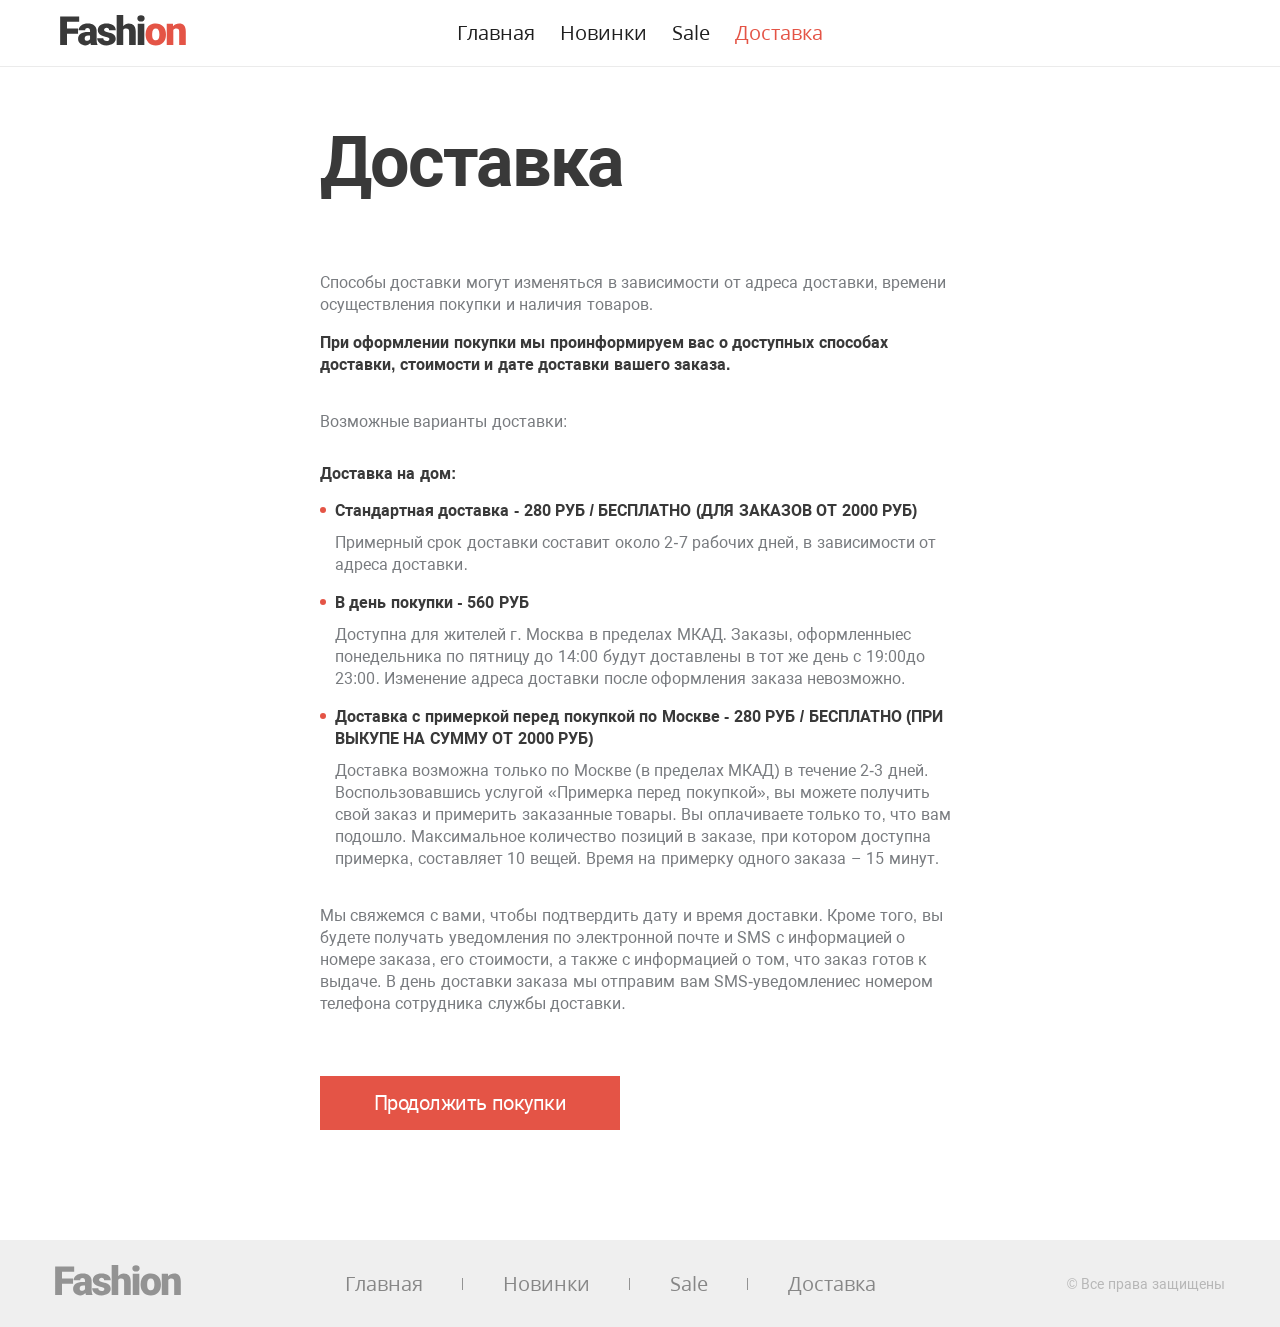
<file: delivery.html>
<!DOCTYPE html>
<html lang="ru">
<head>
  <meta charset="utf-8">
  <title>Доставка</title>

  <meta name="description" content="Fashion - интернет-магазин">
  <meta name="keywords" content="Fashion, интернет-магазин, одежда, аксессуары">

  <meta name="theme-color" content="#393939">

  <link rel="preload" href="fonts/opensans-400-normal.woff2" as="font">
  <link rel="preload" href="fonts/roboto-400-normal.woff2" as="font">
  <link rel="preload" href="fonts/roboto-700-normal.woff2" as="font">

  <link rel="icon" href="img/favicon.png">
  <link rel="stylesheet" href="css/style.min.css">

  <script src="js/scripts.js" defer=""></script>
</head>
<body>
<header class="page-header">
  <a class="page-header__logo" href="#">
    <img src="img/logo.svg" alt="Fashion">
  </a>
  <nav class="page-header__menu">
    <ul class="main-menu main-menu--header">
      <li>
        <a class="main-menu__item" href="#">Главная</a>
      </li>
      <li>
        <a class="main-menu__item" href="#">Новинки</a>
      </li>
      <li>
        <a class="main-menu__item" href="index.html">Sale</a>
      </li>
      <li>
        <a class="main-menu__item active">Доставка</a>
      </li>
    </ul>
  </nav>
</header>
<main class="page-delivery">
  <h1 class="h h--1">Доставка</h1>
  <p class="page-delivery__desc">
    Способы доставки могут изменяться в зависимости от адреса доставки, времени осуществления покупки и наличия товаров.
  </p>
  <p class="page-delivery__desc page-delivery__desc--strong">
    <b>При оформлении покупки мы проинформируем вас о доступных способах доставки, стоимости и дате доставки вашего заказа.</b>
  </p>
  <section class="page-delivery__info">
    <header class="page-delivery__desc">
      Возможные варианты доставки:
      <b class="page-delivery__variant">Доставка на дом:</b>
    </header>
    <ul class="page-delivery__list">
      <li>
        <b class="page-delivery__item-title">Стандартная доставка - 280 РУБ / БЕСПЛАТНО (ДЛЯ ЗАКАЗОВ ОТ 2000 РУБ)</b>
        <p class="page-delivery__item-desc">
          Примерный срок доставки составит около 2-7 рабочих дней, в зависимости от адреса доставки.
        </p>
      </li>
      <li>
        <b class="page-delivery__item-title">В день покупки - 560 РУБ</b>
        <p class="page-delivery__item-desc">
          Доступна для жителей г. Москва в пределах МКАД. Заказы, оформленныес понедельника по пятницу до 14:00 будут доставлены в тот же день с 19:00до 23:00. Изменение адреса доставки после оформления заказа невозможно.
        </p>
      </li>
      <li>
        <b class="page-delivery__item-title">Доставка с примеркой перед покупкой по Москве - 280 РУБ / БЕСПЛАТНО (ПРИ ВЫКУПЕ НА СУММУ ОТ 2000 РУБ)</b>
        <p class="page-delivery__item-desc">
          Доставка возможна только по Москве (в пределах МКАД) в течение 2-3 дней.
          Воспользовавшись услугой «Примерка перед покупкой», вы можете получить свой заказ и примерить заказанные товары. Вы оплачиваете только то, что вам подошло. Максимальное количество позиций в заказе, при котором доступна примерка, составляет 10 вещей. Время на примерку одного заказа – 15 минут.
        </p>
      </li>
    </ul>
    <p class="page-delivery__desc">
      Мы свяжемся с вами, чтобы подтвердить дату и время доставки. Кроме того, вы будете получать уведомления по электронной почте и SMS с информацией о номере заказа, его стоимости, а также с информацией о том, что заказ готов к выдаче. В день доставки заказа мы отправим вам SMS-уведомлениес номером телефона сотрудника службы доставки.
    </p>
    <a class="page-delivery__button button" href="index.html">Продолжить покупки</a>
  </section>
</main>
<footer class="page-footer">
  <div class="container">
    <a class="page-footer__logo" href="#">
      <img src="img/logo--footer.svg" alt="Fashion">
    </a>
    <nav class="page-footer__menu">
      <ul class="main-menu main-menu--footer">
        <li>
          <a class="main-menu__item" href="#">Главная</a>
        </li>
        <li>
          <a class="main-menu__item" href="#">Новинки</a>
        </li>
        <li>
          <a class="main-menu__item" href="index.html">Sale</a>
        </li>
        <li>
          <a class="main-menu__item">Доставка</a>
        </li>
      </ul>
    </nav>
    <address class="page-footer__copyright">
      © Все права защищены
    </address>
  </div>
</footer>
</body>
</html>
</file>
<file: css/style.min.css>
@charset "UTF-8";@-webkit-keyframes fade{0%{-webkit-filter:opacity(0);filter:opacity(0)}to{-webkit-filter:opacity(1);filter:opacity(1)}}@keyframes fade{0%{-webkit-filter:opacity(0);filter:opacity(0)}to{-webkit-filter:opacity(1);filter:opacity(1)}}@font-face{font-display:swap;font-family:'Roboto';font-weight:400;font-style:normal;src:url(../fonts/roboto-400-normal.woff2) format("woff2"),url(../fonts/roboto-400-normal.woff) format("woff")}@font-face{font-display:swap;font-family:'Roboto';font-weight:700;font-style:normal;src:url(../fonts/roboto-700-normal.woff2) format("woff2"),url(../fonts/roboto-700-normal.woff) format("woff")}@font-face{font-display:swap;font-family:'Open Sans';font-weight:400;font-style:normal;src:url(../fonts/opensans-400-normal.woff2) format("woff2"),url(../fonts/opensans-400-normal.woff) format("woff")}@font-face{font-display:swap;font-family:'Open Sans';font-weight:700;font-style:normal;src:url(../fonts/opensans-700-normal.woff2) format("woff2"),url(../fonts/opensans-700-normal.woff) format("woff")}html{box-sizing:border-box}*,::after,::before{box-sizing:inherit}img{max-width:100%;height:auto}[hidden]{display:none!important}body{display:flex;flex-direction:column;margin:0 auto;min-width:1200px;min-height:100vh;font:16px/22px "Roboto",sans-serif;color:#787b7f}a{text-decoration:none}.custom-form__input:focus,a:focus{outline:0}.container{margin:0 auto;padding:0 15px;width:1200px}.custom-form{font:16px/18px "Roboto",sans-serif}.custom-form__group{padding:0;border:0}.custom-form__column{display:flex;flex-wrap:wrap;flex-direction:column;align-content:space-between;height:220px;margin-bottom:50px}.custom-form__row{display:flex;flex-wrap:wrap;width:305px;justify-content:space-between}.custom-form__title{margin-bottom:8px;font-size:18px;line-height:18px;letter-spacing:-.5px;font-weight:700;color:#393939}.custom-form__title--radio{margin-bottom:50px}.custom-form__title--comment{margin-bottom:20px}.custom-form__info{margin-top:0;margin-bottom:25px}.custom-form__input{background-color:transparent;padding:0 20px;width:305px;height:52px;font:inherit;color:#393939;border:1px solid #c2c2c2;cursor:pointer;transition:all 300ms}.custom-form__input--small{width:145px}.custom-form__input--error{border-color:#ed465a}.custom-form__input:hover{border-color:#25a4cc}.custom-form__input:focus{border-color:#393939}.custom-form__input:focus+.custom-form__input-label{visibility:hidden}.custom-form__input-wrapper{position:relative;margin-bottom:20px}.custom-form__input-label{position:absolute;top:50%;-webkit-transform:translateY(-50%);transform:translateY(-50%);left:20px;margin:0;font-size:16px;line-height:22px}.custom-form__input-label--error{color:#ed465a}.custom-form__radio-label{position:relative;padding-left:40px;cursor:pointer}.custom-form__checkbox-label:focus::before,.custom-form__checkbox-label:hover::before,.custom-form__radio-label:focus::before,.custom-form__radio-label:hover::before{border-color:#25a4cc}.custom-form__radio-label:not(:last-child){margin-right:45px}.custom-form__radio-label::after,.custom-form__radio-label::before{content:'';position:absolute;top:50%;-webkit-transform:translateY(-50%);transform:translateY(-50%);border-radius:50%}.custom-form__radio-label::before{left:0;width:24px;height:24px;border:1px solid #c2c2c2;transition:all 300ms}.custom-form__radio-label::after{display:none;left:6px;width:12px;height:12px;background-color:#e45446}.custom-form__checkbox,.custom-form__radio{display:none}.custom-form__radio:checked+.custom-form__radio-label::after{display:block}.custom-form__checkbox:checked+.custom-form__checkbox-label::before{background-image:url("data:image/svg+xml,%3Csvg width='14' height='13' viewBox='0 0 14 13' fill='none' xmlns='http://www.w3.org/2000/svg'%3E%3Cpath d='M1 6L6 11L13 1' stroke='%23E45446' stroke-width='2'/%3E%3C/svg%3E%0A")}.custom-form__checkbox-label{position:relative;padding-left:45px;cursor:pointer}.custom-form__checkbox-label:not(:last-child){margin-right:50px}.custom-form__checkbox-label::before,.custom-form__select-wrapper::after{content:'';position:absolute;top:50%;-webkit-transform:translateY(-50%);transform:translateY(-50%)}.custom-form__checkbox-label::before{left:0;border:1px solid #c2c2c2;cursor:pointer;background-repeat:no-repeat;background-position:center;transition:all 300ms;width:25px;height:25px;background-size:12px 10px}.custom-form__select-wrapper,.main-menu--footer li{position:relative}.custom-form__select-wrapper::after{right:20px;width:12px;height:6px;background:url("data:image/svg+xml,%3Csvg width='12' height='7' viewBox='0 0 12 7' fill='none' xmlns='http://www.w3.org/2000/svg'%3E%3Cline x1='0.353553' y1='0.646447' x2='6.35355' y2='6.64645' stroke='%23E45446'/%3E%3Cline y1='-0.5' x2='8.48528' y2='-0.5' transform='matrix(-0.707107 0.707107 0.707107 0.707107 12 1)' stroke='%23E45446'/%3E%3C/svg%3E%0A") no-repeat center;background-size:cover}.custom-form__select{background-color:transparent;width:100%;border:1px solid #c2c2c2;padding:15px 40px 15px 20px;font:inherit;color:#787b7f;border-radius:2px;-webkit-appearance:none;-moz-appearance:none;appearance:none;cursor:pointer;transition:all 300ms}.custom-form__select:focus,.custom-form__select:hover{outline:0;border-color:#25a4cc}.custom-form__textarea{padding:10px;border:1px solid #c2c2c2;width:300px;height:125px;resize:none;font:inherit;transition:all 300ms}.custom-form__textarea:hover{border-color:#25a4cc}.custom-form__textarea:focus{outline:0;border-color:#393939}.custom-form .req,.custom-table .date{color:#e45446}.custom-table{font:16px/28px "Roboto",sans-serif}.custom-table td{vertical-align:top;padding-bottom:20px;padding-right:10px}.custom-table__title{margin-bottom:20px;font-size:18px;text-align:left}.custom-table__head,.custom-table__title{color:#393939;font-weight:700}.h{margin-top:0;font-family:"Roboto",sans-serif;color:#393939}.h--1{margin-bottom:70px;font-size:70px;line-height:80px;letter-spacing:-2px}.h--icon{padding-top:110px;background:url("data:image/svg+xml,%3Csvg width='70' height='70' viewBox='0 0 70 70' fill='none' xmlns='http://www.w3.org/2000/svg'%3E%3Ccircle cx='35' cy='35' r='34' fill='white' stroke='%23E45446' stroke-width='2'/%3E%3Cpath d='M31.3306 46C31.0003 46.0001 30.6834 45.8728 30.4488 45.6459L20.3714 35.8676C19.8802 35.3923 19.8769 34.6185 20.3639 34.1391C20.8508 33.6598 21.6438 33.6565 22.135 34.1317L31.2714 42.9917L47.8034 24.4198C48.2577 23.9106 49.0489 23.8572 49.5707 24.3005C50.0925 24.7439 50.1472 25.5161 49.6929 26.0253L32.2854 45.5796C32.0595 45.8347 31.7351 45.9865 31.3898 45.9988H31.3432L31.3306 46Z' fill='%23E45446'/%3E%3C/svg%3E%0A") no-repeat center 0;background-size:70px 70px}.button{border:0;display:inline-block;width:300px;padding:0 40px;font:20px/54px "Roboto",sans-serif;letter-spacing:-.5px;color:#fff;background-color:#e45446;text-align:center;cursor:pointer}.button:focus{outline:0}.fade,.fade-reverse{-webkit-animation:fade 1s;animation:fade 1s;-webkit-animation-fill-mode:both;animation-fill-mode:both}.fade-reverse{animation-direction:reverse;-webkit-animation-timing-function:ease-in-out;animation-timing-function:ease-in-out}.page-header{position:relative;padding:20px 60px;display:flex;justify-content:center;border-bottom:1px solid #ebebeb}.page-header__logo{position:absolute;top:15px;left:60px;width:150px}.main-menu{margin:0;padding:0;list-style:none;display:flex;font:20px/26px "Open Sans",sans-serif}.main-menu__item{color:#1f1f1f;transition:all 300ms}.main-menu__item.active{color:#e45446;cursor:default}.filter__list-item[href]:focus,.filter__list-item[href]:hover,.main-menu__item[href]:focus,.main-menu__item[href]:hover{color:#e45446}.main-menu--header li:not(:last-child){margin-right:25px}.main-menu--footer li:not(:last-child)::after{content:'';position:absolute;top:50%;-webkit-transform:translateY(-50%);transform:translateY(-50%);right:0;width:1px;height:12px;background-color:rgba(57,57,57,.5)}.main-menu--footer .main-menu__item{padding:0 40px;color:rgba(31,31,31,.5)}.intro{position:relative;height:400px;background:#393939 url(../img/intro/coats-2018.jpg) no-repeat center 0;background-size:cover}.intro__wrapper{position:absolute;top:50%;-webkit-transform:translateY(-50%);transform:translateY(-50%);left:30%}.intro__title{margin:0;font-size:80px;line-height:80px;letter-spacing:-2px;color:#fff}.intro__info{margin:0;font:20px/26px "Open Sans",sans-serif;color:rgba(255,255,255,.9);letter-spacing:1px;text-transform:uppercase}.filter{font-size:18px;line-height:18px}.filter__wrapper:not(:last-child){margin-bottom:50px}.filter__title{display:block;margin-bottom:25px;color:#393939;font-weight:700}.filter__list{margin:0;padding:0;list-style:none}.filter__list li:not(:last-child){margin-bottom:15px}.filter__list-item{color:#787b7f;transition:all 300ms}.filter__list-item.active{color:#e45446}.filter__range{margin-top:30px;border-top:1px solid #ebebeb;padding-top:25px}.range__info{display:block;margin-bottom:20px;font-size:18px;line-height:18px}.range__line{position:relative;height:3px;background-color:#c3c3c3}.range__line div,.range__line span{position:absolute;height:3px;background-color:#e45446}.range__line span{top:50%;-webkit-transform:translateY(-50%);transform:translateY(-50%);width:14px;height:14px;border-radius:50%;cursor:pointer}.range__line span:focus,.range__line span:hover{outline:0;background-color:#393939}.range__btn{border:0;padding:0;font:inherit;background-color:transparent}.range__btn:focus{outline:0}.range__res{display:flex;justify-content:space-between;margin-top:10px}.range__res-item{font:14px/18px "Open Sans",sans-serif;color:#393939}.shop{position:relative;padding-top:60px;padding-bottom:110px;display:flex}.shop__filter{flex-basis:250px;flex-shrink:0;margin-right:50px}.shop__wrapper{flex-grow:1}.shop__sorting{display:flex;align-items:center}.shop__sorting-item{width:210px}.paginator li:not(:last-child),.shop__sorting-item:not(:last-child){margin-right:10px}.shop__sorting-res{margin:0 0 0 auto;font-family:"Roboto",sans-serif;font-weight:700;color:#393939}.shop__list{display:flex;flex-wrap:wrap;padding-top:40px}.shop__item{margin-bottom:50px}.shop__item:not(:nth-child(3n)){margin-right:30px}.shop-page{display:flex;flex-direction:column;flex-grow:1}.shop-page__wrapper{margin:0 auto;width:640px}.shop-page__wrapper--popup-end{flex-grow:1;display:flex;flex-direction:column;justify-content:center;align-items:center}.shop-page__order{padding-top:55px;padding-bottom:150px;background-color:#fff}.shop-page__delivery{margin-top:25px;margin-bottom:60px;border-bottom:1px solid #ebebeb;border-top:1px solid #ebebeb;padding-top:25px;padding-bottom:15px}.shop-page__delivery--yes{margin-bottom:55px}.shop-page__comment,.shop-page__pay{margin-bottom:60px;padding-bottom:25px;border-bottom:1px solid #ebebeb}.shop-page__comment{margin-bottom:30px}.shop-page__popup-end{display:flex;flex-direction:column;flex-grow:1}.shop-page__end-title{margin-bottom:35px}.shop-page__end-message{margin:0 0 40px;font-size:24px;line-height:32px;text-align:center}.product{position:relative;cursor:pointer}.product::after{content:'Купить';position:absolute;top:0;right:0;bottom:69px;left:0;display:flex;flex-direction:column;justify-content:center;align-items:center;font:inherit;font-size:24px;font-weight:700;color:#fff;text-transform:uppercase;background-color:rgba(0,0,0,.3);opacity:0;transition:opacity 300ms}.product:focus,.product:hover{outline:0}.product:focus::after,.product:hover::after{opacity:1}.product__image{display:flex;justify-content:center;align-items:center;margin-bottom:20px;border:1px solid #ebebeb;width:270px;height:362px}.product img{-o-object-fit:cover;object-fit:cover}.product__name{margin:0 0 5px;font-size:18px;line-height:22px}.product__price{color:#393939;letter-spacing:-.5px}.paginator{margin:0;padding:0;list-style:none;display:flex}.paginator__item{display:inline-block;width:28px;height:28px;font-size:14px;line-height:28px;letter-spacing:-.5px;text-align:center;border-radius:50%;border:1px solid #393939;transition:all 300ms}.paginator__item[href]{border-color:#c2c2c2;color:#787b7f}.paginator__item[href]:focus,.paginator__item[href]:hover{color:#fff;border-color:#e45446;background-color:#e45446}.paginator__item:not([href]){color:#fff;background-color:#393939;cursor:default}.page-footer{padding-top:25px;padding-bottom:25px;background-color:#efefef}.page-footer .container{display:flex;align-items:center}.page-footer__logo{width:150px;margin-right:100px}.page-footer__copyright{margin-left:auto;font-size:14px;line-height:18px;color:rgba(127,127,127,.5);font-style:normal}.page-delivery{margin:0 auto;padding-top:55px;padding-bottom:110px;width:640px}.page-delivery__desc{margin-top:0}.page-delivery__desc--strong{color:#393939;margin-bottom:35px}.page-delivery__variant{display:block;margin-top:30px;margin-bottom:15px;color:#393939}.page-delivery__list{padding:0;list-style:none;margin:0 0 35px}.page-delivery__list:not(:last-child){margin-bottom:35px}.page-delivery__list li{position:relative;padding-left:15px}.page-delivery__list li::before{content:'';position:absolute;top:7px;left:0;width:6px;height:6px;background-color:#e45446;border-radius:50%}.page-delivery__item-title{color:#393939;font-weight:700}.page-delivery__item-desc{margin-top:10px}.page-delivery__button{margin-top:45px}.page-add{position:relative;flex-grow:1;margin:0 auto;padding-top:55px;padding-bottom:110px;width:670px}.page-add__small-title{margin-bottom:15px}.page-add__first-wrapper{margin-right:30px}.page-add__group{margin-bottom:60px}.page-add__group:last-of-type{padding-bottom:45px;border-bottom:1px solid #ebebeb}.page-add__select{width:300px;margin-bottom:30px}.page-add__popup-end{position:absolute;top:0;left:0;width:100%;height:100%;background-color:#fff;text-align:center}.page-add .custom-form__input{width:300px}.add-list{margin:0;padding:0;list-style:none;display:flex;flex-wrap:wrap}.add-list__item{position:relative;width:300px;height:275px;border:1px solid #dcdcdc}.add-list__item:nth-child(2n-1){margin-right:30px}.add-list__item img{width:100%;height:100%;-o-object-fit:contain;object-fit:contain;-o-object-position:top;object-position:top}.add-list__item--active::before{transition:all 500ms}.add-list__item--active::after,.add-list__item--active::before{-webkit-filter:opacity(0);filter:opacity(0)}.add-list__item--active:focus::after,.add-list__item--active:focus::before,.add-list__item--active:hover::after,.add-list__item--active:hover::before{-webkit-filter:opacity(1);filter:opacity(1)}.add-list__item--add label{display:block}.add-list__item--add label:focus::after,.add-list__item--add label:hover::after{background-color:#393939}.add-list__item--active::before,.add-list__item--add label{padding:170px 70px 70px;text-align:center;cursor:pointer}.add-list__item--active::before{content:'Удалить фотографию';position:absolute;top:0;left:0;width:100%;height:100%;background-color:#fff}.add-list__item--active::after,.add-list__item--add label::after{content:'';position:absolute;top:72px;left:50%;width:80px;height:80px;-webkit-transform:translateX(-50%);transform:translateX(-50%);background:#e45446 center no-repeat;background-size:20px 20px;border-radius:50%;transition:all 300ms;cursor:pointer}.add-list__item--add label::after{background-image:url("data:image/svg+xml,%3Csvg width='26' height='26' viewBox='0 0 26 26' fill='none' xmlns='http://www.w3.org/2000/svg'%3E%3Cpath fill-rule='evenodd' clip-rule='evenodd' d='M14.2788 0.399414L11.2788 0.399414V11.3995L0.278784 11.3995L0.278784 14.3995L11.2788 14.3995V25.3994L14.2788 25.3994L14.2788 14.3995L25.2788 14.3995V11.3995L14.2788 11.3995L14.2788 0.399414Z' fill='white'/%3E%3C/svg%3E%0A")}.add-list__item--active::after{background-image:url("data:image/svg+xml,%3Csvg width='26' height='4' viewBox='0 0 26 4' fill='none' xmlns='http://www.w3.org/2000/svg'%3E%3Cpath d='M25.2786 0.399416V3.39942L0.27861 3.39941L0.27861 0.399414L25.2786 0.399416Z' fill='white'/%3E%3C/svg%3E%0A")}.page-authorization{flex-grow:1;margin:0 auto;width:450px;display:flex;flex-direction:column;justify-content:center;text-align:center}.page-authorization .button,.page-authorization .custom-form__input{margin-bottom:10px;width:100%;height:70px}.page-products{flex-grow:1;margin:0 auto;padding-top:55px;padding-bottom:110px;width:970px}.page-products__list{margin:0;padding:0;list-style:none}.page-products__item:not(:last-child){margin-bottom:20px}.page-products__header{display:flex;padding:0 30px;margin-bottom:10px}.page-products__header-field{display:inline-block;width:130px;margin-right:30px}.page-products__header-field:first-child{margin-right:50px}.page-products__button{margin-bottom:30px}.product-item{display:flex;align-items:center;padding:20px 30px;background-color:#eff1f8}.product-item__name{width:130px;margin-right:50px}.product-item__field{width:130px;margin-right:30px}.product-item__delete{border:0;padding:0;font:inherit;background-color:transparent;margin-left:auto;width:24px;height:24px;background:url("data:image/svg+xml,%3Csvg width='34' height='34' viewBox='0 0 34 34' fill='none' xmlns='http://www.w3.org/2000/svg'%3E%3Cpath fill-rule='evenodd' clip-rule='evenodd' d='M26.5459 9.54594L24.4246 7.42462L17 14.8492L9.57538 7.42462L7.45406 9.54594L14.8787 16.9706L7.45406 24.3952L9.57538 26.5165L17 19.0919L24.4246 26.5165L26.5459 24.3952L19.1213 16.9706L26.5459 9.54594Z' fill='%23FF0000'/%3E%3C/svg%3E%0A") center no-repeat;background-size:contain;cursor:pointer}.product-item__delete:focus{outline:0}.product-item__edit{width:18px;height:18px;background:url("data:image/svg+xml,%3Csvg xmlns='http://www.w3.org/2000/svg' viewBox='0 0 55.25 55.25'%3E%3Cpath d='M52.618 2.631c-3.51-3.508-9.219-3.508-12.729 0L3.827 38.693c-.017.017-.027.038-.042.056-.021.024-.039.05-.058.076a.972.972 0 0 0-.125.239c-.009.026-.022.049-.029.075l-.012.03-3.535 14.85a.991.991 0 0 0-.022.202c0 .013-.004.025-.004.038a.995.995 0 0 0 .095.403c.049.107.11.21.196.296a1.006 1.006 0 0 0 .938.266l14.85-3.535c.027-.006.051-.021.077-.03a.985.985 0 0 0 .3-.162c.024-.019.049-.033.072-.054.008-.008.018-.012.026-.02L52.617 15.36c3.51-3.51 3.51-9.22.001-12.729zm-1.414 1.414c2.488 2.489 2.7 6.397.65 9.137l-9.787-9.787c2.741-2.05 6.649-1.838 9.137.65zm-4.95 14.85l-9.9-9.9 1.414-1.414 9.9 9.9-1.414 1.414zM4.961 50.288a.999.999 0 0 0-1.414 0l-.757.757 2.554-10.728 4.422-.491-.569 5.122c-.004.038.01.073.01.11 0 .038-.014.072-.01.11.004.033.021.06.028.092a1.016 1.016 0 0 0 .245.473c.048.051.1.094.157.134.045.031.088.06.138.084.066.031.135.049.207.066.038.009.069.03.108.035a.982.982 0 0 0 .109.006h.004a.995.995 0 0 0 .109-.006l5.122-.569-.491 4.422-10.729 2.554.757-.757a1 1 0 0 0 0-1.414zm12.55-5.479L39.889 22.43a.999.999 0 1 0-1.414-1.414L16.097 43.395l-4.773.53.53-4.773 22.38-22.378a.999.999 0 1 0-1.414-1.414L10.44 37.738l-3.183.354L34.94 10.409l9.9 9.9-27.683 27.683.354-3.183zm31.571-28.742l-9.9-9.9 1.415-1.415 9.9 9.9-1.415 1.415z'/%3E%3C/svg%3E") center no-repeat;background-size:contain}.page-order{flex-grow:1;margin:0 auto;padding-top:55px;padding-bottom:110px;width:770px}.page-order__list{margin:0;padding:0;list-style:none}.page-order__item:not(:last-child){margin-bottom:20px}.order-item{padding:0 40px;border:1px solid #c2c2c2;height:110px;overflow-y:hidden}.order-item--active{height:auto}.order-item__wrapper{display:flex;flex-wrap:wrap;padding-top:35px;padding-bottom:35px}.order-item__wrapper:not(:last-child){border-bottom:1px solid #c2c2c2}.order-item__group{width:195px;font-size:18px;line-height:18px;color:#393939}.order-item__group:first-child{width:435px;padding-right:15px}.order-item__group--margin{margin-bottom:30px}.order-item__group--status{margin-left:43px}.order-item__title{display:block;margin-bottom:5px;font-size:14px;line-height:18px;color:#787b7f}.order-item__info{vertical-align:middle}.order-item__info--id::before{content:'id: '}.order-item__info--yes{color:#00b653}.order-item__info--no{color:red}.order-item__btn{border:0;font:inherit;display:inline-block;padding:0 10px;font-size:10px;line-height:18px;color:#fff;vertical-align:middle;background-color:#e45446;border-radius:2px;cursor:pointer}.order-item__btn:focus,.order-item__toggle:focus{outline:0}.order-item__toggle{border:0;padding:0;font:inherit;background-color:transparent;align-self:center;margin-left:auto;width:20px;height:12px;background:url("data:image/svg+xml,%3Csvg width='22' height='15' viewBox='0 0 22 15' fill='none' xmlns='http://www.w3.org/2000/svg'%3E%3Cpath d='M1 1L11 13L21 1' stroke='%23E45446' stroke-width='2'/%3E%3C/svg%3E%0A") center no-repeat;background-size:contain;cursor:pointer;transition:all 300ms}.order-item__toggle--active{-webkit-transform:rotate(180deg);transform:rotate(180deg)}
</file>
